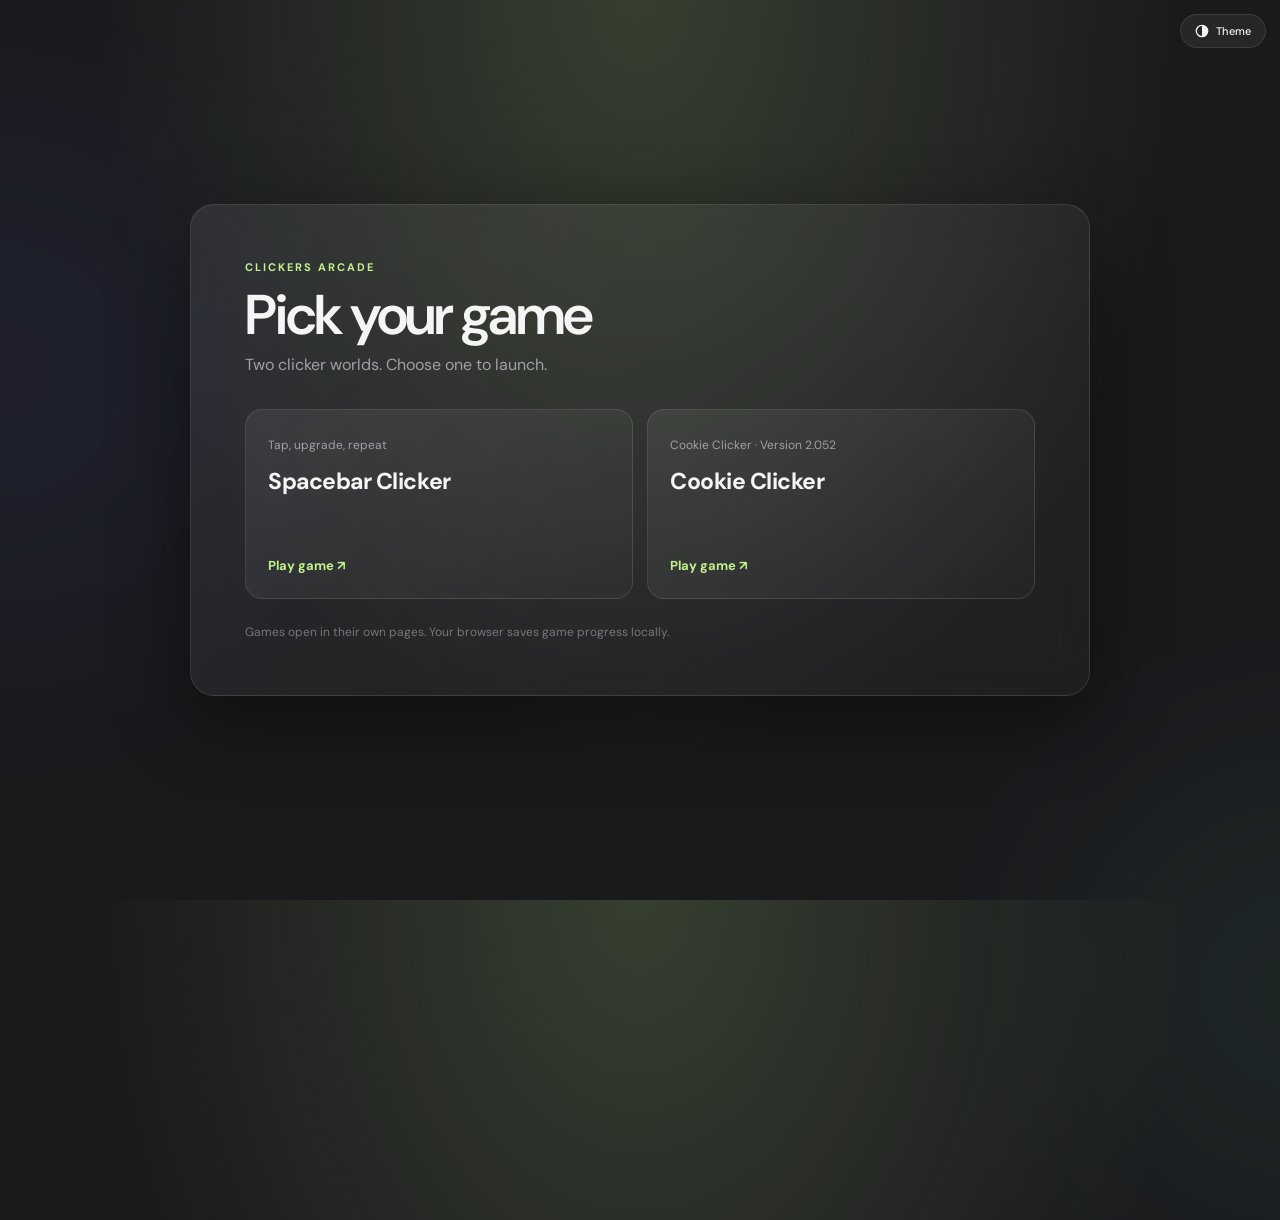
<file: index.html>
<!doctype html>
<html lang="en" data-theme="dark">
<head>
  <meta charset="utf-8">
  <meta name="viewport" content="width=device-width, initial-scale=1">
  <meta name="theme-color" id="theme-color" content="#1a1a1d">
  <link rel="icon" href="data:image/svg+xml,%3Csvg xmlns=%27http://www.w3.org/2000/svg%27 viewBox=%270 0 32 32%27%3E%3Crect width=%2732%27 height=%2732%27 rx=%278%27 fill=%27%231a1a1d%27/%3E%3Cpath d=%27M12 9l11 7-11 7z%27 fill=%27%23c2f28b%27/%3E%3C/svg%3E">
  <meta name="description" content="Choose a clicker game to play.">
  <title>Clickers Arcade</title>
  <script>
    try {
      var savedTheme = localStorage.getItem('theme');
      if (/^(void|dark|white|blue)$/.test(savedTheme)) document.documentElement.dataset.theme = savedTheme;
    } catch (error) {}
  </script>
  <link rel="preconnect" href="https://fonts.googleapis.com">
  <link rel="preconnect" href="https://fonts.gstatic.com" crossorigin>
  <link href="https://fonts.googleapis.com/css2?family=DM+Sans:wght@400;500;600;700&display=swap" rel="stylesheet">
  <link rel="stylesheet" href="themes.css">
  <style>
    body { display: grid; place-items: center; padding: 24px; background: var(--glow, var(--bg)), var(--bg); }
    main {
      position: relative;
      z-index: 1;
      width: min(900px, 100%);
      padding: clamp(24px, 6vw, 54px);
      border: 1px solid var(--line);
      border-radius: 24px;
      background: var(--card);
      box-shadow: var(--shadow);
      backdrop-filter: blur(18px);
      -webkit-backdrop-filter: blur(18px);
    }
    [data-theme="void"] main { backdrop-filter: none; -webkit-backdrop-filter: none; }
    .eyebrow {
      font-size: 11px;
      font-weight: 700;
      letter-spacing: .18em;
      text-transform: uppercase;
      color: var(--accent);
    }
    h1 {
      margin: 10px 0 8px;
      font: 600 clamp(34px, 7vw, 56px)/1.05 var(--display);
      letter-spacing: -.04em;
      color: var(--ink);
    }
    .intro { margin: 0; color: var(--muted); }
    .games {
      display: grid;
      grid-template-columns: repeat(auto-fit, minmax(min(100%, 260px), 1fr));
      gap: 14px;
      margin-top: 32px;
    }
    .game {
      display: flex;
      min-height: 190px;
      flex-direction: column;
      align-items: flex-start;
      justify-content: space-between;
      padding: 22px;
      border: 1px solid var(--line);
      border-radius: 17px;
      background: var(--card);
      color: var(--ink);
      text-decoration: none;
      transition: transform .18s, border-color .18s, background .18s;
    }
    .game:hover, .game:focus-visible {
      transform: translateY(-3px);
      border-color: rgba(var(--ac), .36);
      background: var(--card-hover);
      outline: none;
    }
    [data-theme="white"] .game { box-shadow: 0 1px 3px rgba(0,0,0,.06); }
    [data-theme="white"] .game:hover { box-shadow: 0 8px 24px rgba(0,0,0,.10); }
    .game small { color: var(--muted); font-size: 12px; }
    .game strong { display: block; margin-top: 8px; font-size: 23px; letter-spacing: -.02em; }
    .launch { color: var(--accent); font-size: 13px; font-weight: 700; }
    footer { margin-top: 24px; color: var(--faint); font-size: 12px; }
  </style>
</head>
<body>
  <div class="ambient ambient-one"></div><div class="ambient ambient-two"></div>

  <div class="theme-picker floating">
    <button class="theme-btn" id="theme-btn" type="button" aria-haspopup="true" aria-expanded="false" aria-controls="theme-menu">
      <svg width="14" height="14" viewBox="0 0 16 16" aria-hidden="true"><circle cx="8" cy="8" r="6.5" fill="none" stroke="currentColor" stroke-width="1.5"/><path d="M8 1.5a6.5 6.5 0 0 1 0 13z" fill="currentColor"/></svg>
      <span class="theme-label">Theme</span>
    </button>
    <div class="theme-menu" id="theme-menu" role="menu" aria-label="Choose a theme" hidden>
      <button class="theme-opt" role="menuitemradio" data-t="void" aria-checked="false"><span class="swatch sw-void"></span>The Void<span class="check">✓</span></button>
      <button class="theme-opt" role="menuitemradio" data-t="dark" aria-checked="true"><span class="swatch sw-dark"></span>Dark<span class="check">✓</span></button>
      <button class="theme-opt" role="menuitemradio" data-t="white" aria-checked="false"><span class="swatch sw-white"></span>White<span class="check">✓</span></button>
      <button class="theme-opt" role="menuitemradio" data-t="blue" aria-checked="false"><span class="swatch sw-blue"></span>Dark Blue<span class="check">✓</span></button>
    </div>
  </div>

  <main>
    <div class="eyebrow">Clickers Arcade</div>
    <h1>Pick your game</h1>
    <p class="intro">Two clicker worlds. Choose one to launch.</p>
    <nav class="games" aria-label="Clicker games">
      <a class="game" href="./spacebar/">
        <span><small>Tap, upgrade, repeat</small><strong>Spacebar Clicker</strong></span>
        <span class="launch">Play game ↗</span>
      </a>
      <a class="game" href="./cookieclicker-2.052/">
        <span><small>Cookie Clicker · Version 2.052</small><strong>Cookie Clicker</strong></span>
        <span class="launch">Play game ↗</span>
      </a>
    </nav>
    <footer>Games open in their own pages. Your browser saves game progress locally.</footer>
  </main>
  <script src="themes.js"></script>
</body>
</html>
</file>
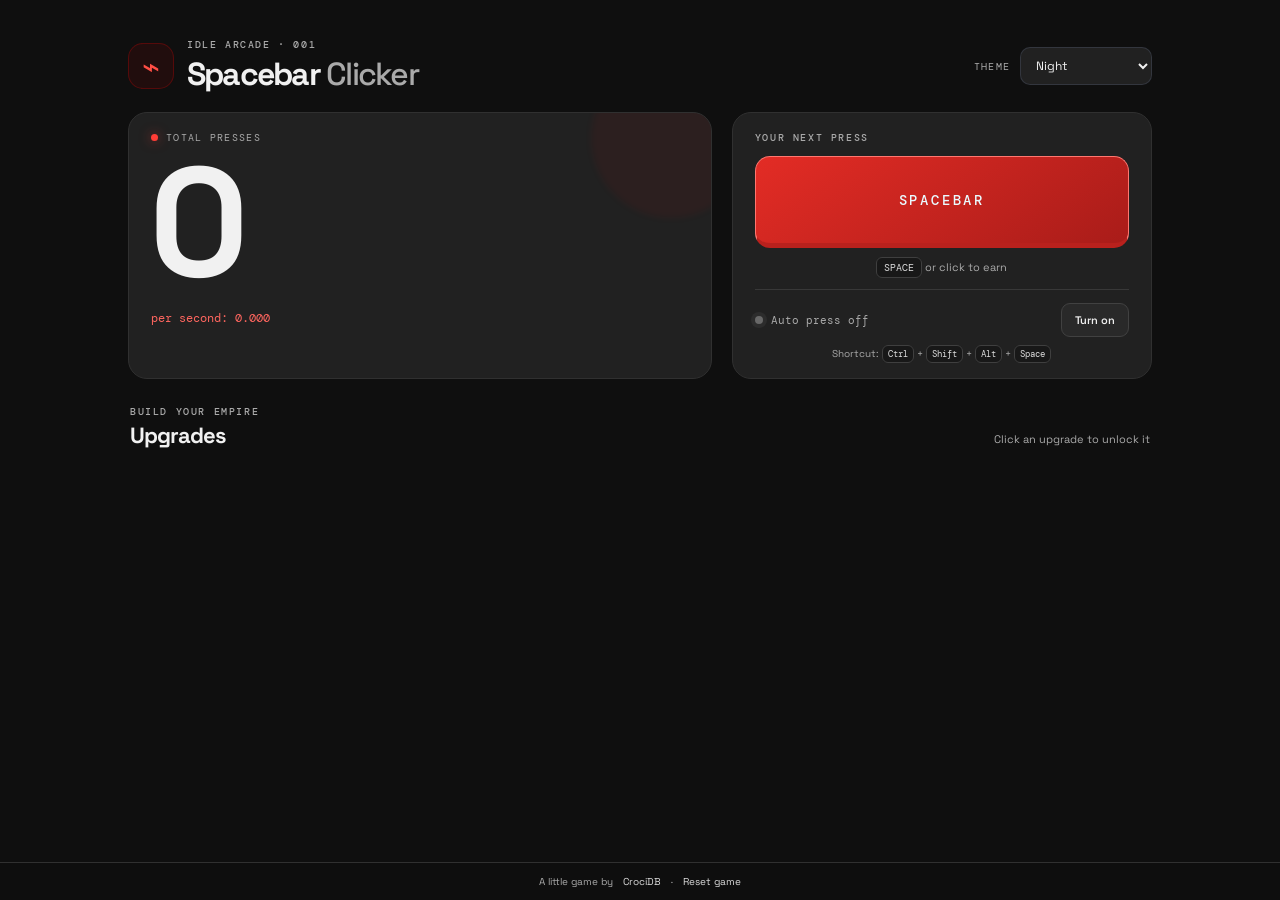
<file: spacebar/index.html>
<!doctype html>
<html lang="en">
  <head>
    <meta charset="UTF-8">
    <meta name="viewport" content="width=device-width, initial-scale=1">
    <meta name="theme-color" content="#0b1020">
    <meta name="description" content="Tap the spacebar, build your click empire, and unlock upgrades.">
    <title>Spacebar Clicker</title>
    <link rel="preconnect" href="https://fonts.googleapis.com">
    <link rel="preconnect" href="https://fonts.gstatic.com" crossorigin>
    <link href="https://fonts.googleapis.com/css2?family=DM+Mono:wght@400;500&family=Space+Grotesk:wght@400;500;600;700&display=swap" rel="stylesheet">
    <link rel="stylesheet" href="styles/style.css">
  </head>
  <body>
    <main id="game" aria-label="Spacebar Clicker game">
      <header id="header">
        <div class="brand">
          <span class="brand-mark" aria-hidden="true">⌁</span>
          <div>
            <p class="eyebrow">IDLE ARCADE · 001</p>
            <h1>Spacebar <span>Clicker</span></h1>
          </div>
        </div>

        <label class="theme-picker" for="theme-select">
          <span>THEME</span>
          <select id="theme-select" aria-label="Choose a color theme">
            <option value="pure-black">Pure Black</option>
            <option value="original">Original</option>
            <option value="night">Night</option>
            <option value="white">White</option>
          </select>
        </label>

        <section class="score-panel" aria-label="Current score">
          <div class="score-label"><span class="status-dot" aria-hidden="true"></span> TOTAL PRESSES</div>
          <div id="counter"><span>0</span></div>
          <div id="per_second">per second: 0</div>
        </section>

        <section class="press-panel" aria-label="Click or press the space key">
          <p class="eyebrow">YOUR NEXT PRESS</p>
          <div class="sbc">
            <div id="sb" class="sbs sb1" role="button" tabindex="0" aria-label="Press the spacebar to earn presses">SPACEBAR</div>
          </div>
          <p class="key-hint"><kbd>SPACE</kbd> or click to earn</p>
          <div class="auto-control">
            <div id="auto-indicator" class="auto-indicator" role="status" aria-live="polite" aria-atomic="true">
              <span class="auto-dot" aria-hidden="true"></span>
              <span id="auto-status">Auto press off</span>
            </div>
            <button id="auto-toggle" class="auto-toggle" type="button" aria-pressed="false" aria-keyshortcuts="Control+Shift+Alt+Space">Turn on</button>
          </div>
          <p class="auto-hint">Shortcut: <kbd>Ctrl</kbd> + <kbd>Shift</kbd> + <kbd>Alt</kbd> + <kbd>Space</kbd></p>
        </section>
      </header>

      <section class="upgrade-section" aria-label="Available upgrades">
        <div class="section-heading">
          <div>
            <p class="eyebrow">BUILD YOUR EMPIRE</p>
            <h2>Upgrades</h2>
          </div>
          <span class="section-note">Click an upgrade to unlock it</span>
        </div>
        <ul id="items">
          <li id="it" class="item">
            <span class="ilvl">%4</span>
            <h3 class="ititle">%1</h3>
            <span class="idesc">%2</span>
            <div class="cost"><span class="spacebar" aria-hidden="true"></span><span class="icost">%3</span></div>
          </li>
        </ul>
      </section>
    </main>

    <footer id="footer">A little game by <a href="https://bruno.croci.me/" target="_blank" rel="noopener noreferrer">CrociDB</a><span aria-hidden="true">·</span><a href="#" onclick="game.resetGameSure(); return false;">Reset game</a></footer>

    <script src="src/jsfxr.js"></script>
    <script src="src/utils.js"></script>
    <script src="src/data.js"></script>
    <script src="src/particle.js"></script>
    <script src="src/counter.js"></script>
    <script src="src/game.js"></script>
    <script src="src/main.js"></script>
  </body>
</html>
</file>
<file: themes.css>
/* Shared theme kit for kijnreyyca-bot.github.io sites.
   Same four themes as the homepage: Void, Dark, White, Dark Blue. */

@font-face {
  font-family: 'SF Pro Rounded';
  src: url('https://kijnreyyca-bot.github.io/homepage/SF-Pro-Rounded-Semibold.otf') format('opentype');
  font-weight: 600;
  font-style: normal;
  font-display: swap;
}

:root,
[data-theme="dark"] {
  color-scheme: dark;
  --fx: 255,255,255;
  --ac: 194,242,139;
  --bg: #1a1a1d;
  --panel: #242427;
  --panel-2: #2b2b30;
  --ink: #f5f5f5;
  --ink-2: #c9c9ce;
  --muted: #a0a0a8;
  --faint: #76767e;
  --accent: #c2f28b;
  --on-accent: #172015;
  --danger: #ff8888;
  --line: rgba(var(--fx),.10);
  --line-strong: rgba(var(--fx),.18);
  --glass: rgba(var(--fx),.045);
  --card: linear-gradient(145deg,rgba(var(--fx),.075),rgba(var(--fx),.023));
  --card-hover: linear-gradient(145deg,rgba(var(--fx),.095),rgba(var(--fx),.035));
  --ambient: .10;
  --shadow: 0 24px 80px rgba(0,0,0,.45);
  --glow: radial-gradient(ellipse at 50% 0, rgba(var(--ac), calc(var(--ambient) * 1.7)), transparent 60%);
  --font: 'DM Sans',ui-sans-serif,system-ui,-apple-system,'Segoe UI',sans-serif;
  --display: 'SF Pro Rounded','DM Sans',ui-sans-serif,system-ui,sans-serif;
}

[data-theme="void"] {
  color-scheme: dark;
  --fx: 255,255,255;
  --ac: 255,255,255;
  --bg: #000;
  --panel: #000;
  --panel-2: #0a0a0a;
  --ink: #fff;
  --ink-2: #fff;
  --muted: #b8b8b8;
  --faint: #808080;
  --accent: #fff;
  --on-accent: #000;
  --card: #00000000;
  --card-hover: #00000000;
  --glass: #00000000;
  --ambient: 0;
  --line: rgba(255,255,255,.14);
  --line-strong: rgba(255,255,255,.30);
  --shadow: 0 24px 80px rgba(0,0,0,.6);
}

[data-theme="white"] {
  color-scheme: light;
  --fx: 0,0,0;
  --ac: 47,122,20;
  --bg: #eceef1;
  --panel: #fff;
  --panel-2: #f6f7f9;
  --ink: #14161a;
  --ink-2: #373c46;
  --muted: #5b6270;
  --faint: #7b8290;
  --accent: #2f7a14;
  --on-accent: #fff;
  --card: linear-gradient(145deg,#fff,#f6f7f9);
  --card-hover: linear-gradient(145deg,#fff,#fff);
  --ambient: .10;
  --shadow: 0 24px 70px rgba(24,30,40,.16);
}

[data-theme="blue"] {
  color-scheme: dark;
  --fx: 140,185,255;
  --ac: 108,182,255;
  --bg: #0a1628;
  --panel: #0f2140;
  --panel-2: #13294c;
  --ink: #f2f6ff;
  --ink-2: #c4d1ec;
  --muted: #8fa4c8;
  --faint: #5f7399;
  --accent: #6cb6ff;
  --on-accent: #04182e;
  --card: linear-gradient(145deg,rgba(120,170,255,.10),rgba(120,170,255,.035));
  --card-hover: linear-gradient(145deg,rgba(120,170,255,.14),rgba(120,170,255,.05));
  --ambient: .22;
  --shadow: 0 24px 80px rgba(0,0,0,.5);
}

* { box-sizing: border-box; }
html { scroll-behavior: smooth; }

body {
  margin: 0;
  background: var(--bg);
  color: var(--ink);
  font: 16px/1.5 var(--font);
  min-height: 100vh;
  overflow-x: hidden;
  position: relative;
  transition: background .25s ease, color .25s ease;
}

::selection { background: rgba(var(--ac),.28); color: var(--ink); }
:focus-visible { outline: 2px solid var(--accent); outline-offset: 2px; }

.ambient {
  position: absolute;
  pointer-events: none;
  filter: blur(110px);
  opacity: var(--ambient);
  border-radius: 50%;
  z-index: 0;
}
.ambient-one { width: 520px; height: 520px; background: #4152ad; top: 110px; left: -260px; }
.ambient-two { width: 460px; height: 460px; background: #468e79; top: 760px; right: -250px; }
[data-theme="white"] .ambient-one { background: #8fb0ff; }
[data-theme="white"] .ambient-two { background: #9fe0c2; }
[data-theme="void"] .ambient { display: none; }

/* ---------- Theme picker ---------- */
.theme-picker { position: relative; }
.theme-picker.floating { position: fixed; top: 14px; right: 14px; z-index: 60; }
.theme-btn {
  display: inline-flex;
  align-items: center;
  gap: 7px;
  padding: 9px 14px;
  border: 1px solid var(--line);
  border-radius: 999px;
  background: rgba(var(--fx), .06);
  color: var(--ink);
  font: 500 11px var(--font);
  backdrop-filter: blur(12px);
  -webkit-backdrop-filter: blur(12px);
  cursor: pointer;
  transition: background .2s, border-color .2s;
}
.theme-btn:hover { background: var(--glass); border-color: rgba(var(--fx),.25); }
.theme-menu {
  position: absolute;
  right: 0;
  top: calc(100% + 8px);
  min-width: 178px;
  padding: 6px;
  display: flex;
  flex-direction: column;
  gap: 2px;
  background: var(--panel);
  border: 1px solid var(--line);
  border-radius: 12px;
  box-shadow: 0 14px 40px rgba(0,0,0,.35);
  z-index: 70;
}
[data-theme="white"] .theme-menu { box-shadow: 0 14px 40px rgba(0,0,0,.18); }
.theme-menu[hidden] { display: none; }
.theme-opt {
  display: flex;
  align-items: center;
  gap: 10px;
  width: 100%;
  padding: 8px 10px;
  border: 0;
  border-radius: 8px;
  background: transparent;
  color: var(--ink);
  font: 500 12px var(--font);
  text-align: left;
  cursor: pointer;
}
.theme-opt:hover { background: rgba(var(--fx),.07); }
.theme-opt[aria-checked="true"] { background: rgba(var(--ac),.12); }
.theme-opt .swatch {
  flex: none;
  width: 16px;
  height: 16px;
  border-radius: 50%;
  border: 1px solid rgba(128,128,128,.55);
}
.theme-opt .check { margin-left: auto; color: var(--accent); opacity: 0; }
.theme-opt[aria-checked="true"] .check { opacity: 1; }
.sw-void { background: #000; }
.sw-dark { background: #1a1a1d; }
.sw-white { background: #eceef1; }
.sw-blue { background: #0a1628; }

@media (max-width: 480px) {
  .theme-label { display: none; }
  .theme-btn { padding: 8px 10px; }
}

@media (prefers-reduced-motion: reduce) {
  html { scroll-behavior: auto; }
  * { transition: none !important; animation: none !important; }
}
</file>
<file: spacebar/styles/style.css>
:root {
  color-scheme: dark;
  font-family: "Space Grotesk", system-ui, sans-serif;
  color: #eef2ff;
  background: #0b1020;
  font-synthesis: none;
  text-rendering: optimizeLegibility;
  --muted: #98a3bc;
  --line: rgb(173 190 255 / 13%);
  --panel: rgb(19 27 48 / 86%);
  --cyan: #75e5f2;
  --violet: #a99aff;
}

* { box-sizing: border-box; }

html, body { width: 100%; height: 100%; }

body {
  margin: 0;
  overflow: hidden;
  user-select: none;
  background:
    radial-gradient(ellipse at 18% 0%, rgb(63 87 164 / 26%), transparent 38rem),
    radial-gradient(ellipse at 100% 24%, rgb(116 63 172 / 18%), transparent 34rem),
    #0b1020;
}

body::before {
  position: fixed;
  z-index: -1;
  inset: 0;
  background-image: radial-gradient(rgb(255 255 255 / 20%) .7px, transparent .7px);
  background-size: 24px 24px;
  opacity: .12;
  content: "";
  pointer-events: none;
}

.hide { display: none !important; }

#game {
  display: flex;
  width: min(1120px, 100%);
  height: 100dvh;
  flex-direction: column;
  margin: 0 auto;
  padding: clamp(18px, 3.2vw, 38px) clamp(16px, 4vw, 48px) 54px;
}

#header {
  display: grid;
  grid-template-columns: 1fr minmax(250px, .72fr);
  grid-template-areas: "brand theme" "score press";
  gap: 18px 20px;
  flex: 0 0 auto;
  padding-bottom: 22px;
}

.brand { grid-area: brand; display: flex; align-items: center; gap: 13px; }
.theme-picker { grid-area: theme; display: flex; align-items: center; justify-content: flex-end; gap: 10px; color: #8f9bb7; font: 10px "DM Mono", monospace; letter-spacing: .12em; }
.theme-picker select { min-width: 132px; padding: 9px 32px 9px 11px; border: 1px solid var(--line); border-radius: 10px; background: #131b30; color: #e8edfb; font: 12px "Space Grotesk", sans-serif; letter-spacing: 0; cursor: pointer; }
.theme-picker select:focus-visible { outline: 2px solid var(--cyan); outline-offset: 2px; }
.brand-mark {
  display: grid;
  width: 46px;
  height: 46px;
  place-items: center;
  border: 1px solid rgb(117 229 242 / 28%);
  border-radius: 15px;
  background: linear-gradient(145deg, rgb(117 229 242 / 15%), rgb(169 154 255 / 12%));
  color: var(--cyan);
  font-size: 30px;
  box-shadow: 0 0 28px rgb(117 229 242 / 10%);
}

.eyebrow {
  margin: 0;
  color: #9ea9c5;
  font-family: "DM Mono", monospace;
  font-size: 10px;
  font-weight: 500;
  letter-spacing: .16em;
  text-transform: uppercase;
}

h1 { margin: 3px 0 0; font-size: clamp(23px, 4vw, 32px); font-weight: 700; letter-spacing: -.055em; }
h1 span { color: #9da9c7; font-weight: 500; }

.score-panel, .press-panel {
  min-width: 0;
  border: 1px solid var(--line);
  border-radius: 19px;
  background: linear-gradient(145deg, rgb(25 35 60 / 92%), rgb(15 22 40 / 90%));
  box-shadow: 0 18px 60px rgb(0 0 0 / 18%), inset 0 1px rgb(255 255 255 / 3%);
}

.score-panel { grid-area: score; position: relative; padding: 18px 22px 16px; overflow: hidden; }
.score-panel::after { position: absolute; top: -55px; right: -40px; width: 160px; height: 160px; border-radius: 50%; background: rgb(117 229 242 / 7%); filter: blur(3px); content: ""; pointer-events: none; }
.score-label { display: flex; align-items: center; gap: 8px; color: #a7b2cc; font: 10px "DM Mono", monospace; letter-spacing: .13em; }
.status-dot { width: 7px; height: 7px; border-radius: 50%; background: var(--cyan); box-shadow: 0 0 12px var(--cyan); }

#counter {
  position: relative;
  z-index: 1;
  height: auto;
  color: #f4f6ff;
  font-size: clamp(48px, 9vw, 84px);
  font-weight: 700;
  line-height: 1.02;
  letter-spacing: -.075em;
  font-variant-numeric: tabular-nums;
  text-shadow: 0 0 34px rgb(117 229 242 / 11%);
}

#counter span { display: block; text-align: left; }
#per_second { margin-top: 8px; color: var(--cyan); font: 12px "DM Mono", monospace; }

.press-panel { grid-area: press; display: flex; flex-direction: column; justify-content: center; padding: 18px 22px; }
.sbc { margin-top: 12px; }
.sbs {
  display: grid;
  min-height: 92px;
  place-items: center;
  border-radius: 15px;
  color: #eafaff;
  font-family: "DM Mono", monospace;
  font-size: 14px;
  font-weight: 500;
  letter-spacing: .2em;
  text-align: center;
}

.sb1 {
  border: 1px solid rgb(136 212 255 / 52%);
  border-bottom: 5px solid #536dc3;
  background: linear-gradient(145deg, #477ad5, #7659be 70%, #8557bb);
  box-shadow: 0 10px 28px rgb(76 108 203 / 25%), inset 0 1px rgb(255 255 255 / 27%);
  cursor: pointer;
  transition: transform 90ms ease, filter 150ms ease, box-shadow 150ms ease;
}

.sb1:hover { filter: brightness(1.12); box-shadow: 0 14px 36px rgb(76 108 203 / 34%), inset 0 1px rgb(255 255 255 / 30%); }
.sb1:focus-visible { outline: 3px solid var(--cyan); outline-offset: 4px; }
.sb1:active, .sb_active { transform: translateY(3px) scale(.99); border-bottom-width: 2px; }
.key-hint { margin: 12px 0 0; color: var(--muted); font-size: 11px; text-align: center; }
kbd { padding: 3px 7px; border: 1px solid var(--line); border-radius: 6px; background: rgb(255 255 255 / 5%); color: #d6dcf1; font: 10px "DM Mono", monospace; }

.auto-control { display: flex; align-items: center; justify-content: space-between; gap: 12px; margin-top: 15px; padding-top: 13px; border-top: 1px solid var(--line); }
.auto-indicator { display: flex; align-items: center; gap: 8px; color: #8e9ab5; font: 11px "DM Mono", monospace; transition: color 150ms ease; }
.auto-dot { width: 8px; height: 8px; flex: 0 0 auto; border-radius: 50%; background: #63708c; box-shadow: 0 0 0 4px rgb(99 112 140 / 12%); transition: background 150ms ease, box-shadow 150ms ease; }
.auto-indicator.is-active { color: #aaf4ef; }
.auto-indicator.is-active .auto-dot { background: #6ff0c5; box-shadow: 0 0 0 4px rgb(111 240 197 / 13%), 0 0 15px rgb(111 240 197 / 70%); }
.auto-toggle { min-height: 34px; padding: 0 13px; border: 1px solid var(--line); border-radius: 9px; background: rgb(255 255 255 / 4%); color: #c3cbe0; font: 11px "Space Grotesk", sans-serif; font-weight: 600; cursor: pointer; transition: background 150ms ease, border-color 150ms ease, color 150ms ease; }
.auto-toggle:hover, .auto-toggle:focus-visible { border-color: rgb(117 229 242 / 50%); outline: none; }
.auto-toggle.is-active { border-color: rgb(111 240 197 / 40%); background: rgb(111 240 197 / 10%); color: #aaf4ef; }
.auto-hint { margin: 10px 0 0; color: #7f8ba7; font-size: 10px; text-align: center; }
.auto-hint kbd { padding: 2px 5px; font-size: 9px; }

.upgrade-section { display: flex; min-height: 0; flex: 1 1 auto; flex-direction: column; }
.section-heading { display: flex; align-items: end; justify-content: space-between; gap: 12px; padding: 4px 2px 12px; }
h2 { margin: 3px 0 0; font-size: 22px; letter-spacing: -.045em; }
.section-note { padding-bottom: 3px; color: var(--muted); font-size: 11px; }

#items {
  display: grid;
  min-height: 0;
  grid-template-columns: repeat(auto-fit, minmax(min(100%, 275px), 1fr));
  align-content: start;
  gap: 12px;
  margin: 0;
  padding: 2px 5px 20px 2px;
  overflow-y: auto;
  overscroll-behavior: contain;
  list-style: none;
  scrollbar-color: rgb(151 164 207 / 32%) transparent;
  scrollbar-width: thin;
}

.item {
  position: relative;
  display: flex;
  min-height: 158px;
  flex-direction: column;
  align-items: flex-start;
  margin: 0;
  padding: 17px 18px;
  overflow: hidden;
  border: 1px solid var(--line);
  border-radius: 15px;
  background: linear-gradient(145deg, rgb(21 29 49 / 89%), rgb(14 20 36 / 92%));
  color: #e8edfb;
  opacity: .48;
  transition: transform 160ms ease, opacity 160ms ease, border-color 160ms ease, background 160ms ease;
}

.item span { display: block; }
.ilvl { position: absolute; top: 13px; right: 15px; color: #aab5d0; font: 13px "DM Mono", monospace; }
._ilvl { display: inline !important; color: #7987a9; font-size: 10px; }
.ititle { max-width: calc(100% - 44px); margin: 0 0 7px; color: #dfe6fa; font-size: 16px; font-weight: 600; letter-spacing: -.025em; }
.idesc { color: #9ca8c2; font-size: 12px; line-height: 1.55; }
.idesc b { color: #d9dff2; font-weight: 600; }
.cost { display: flex; align-items: center; gap: 9px; margin-top: auto; padding-top: 14px; color: #b6c0d8; font: 12px "DM Mono", monospace; }
.spacebar { display: inline-block !important; width: 22px; height: 14px; padding: 0; border: 1px solid rgb(117 229 242 / 54%); border-bottom-width: 3px; border-radius: 4px; background: linear-gradient(180deg, #243954, #17263e); }
.icost { display: inline !important; color: #c1c9de; }

.item_buyable { border-color: rgb(117 229 242 / 36%); background: linear-gradient(145deg, rgb(28 47 70 / 95%), rgb(17 27 46 / 96%)); opacity: 1; cursor: pointer; }
.item_buyable:hover { transform: translateY(-2px); border-color: rgb(117 229 242 / 75%); background: linear-gradient(145deg, rgb(35 61 85 / 98%), rgb(20 31 53 / 98%)); }
.item_buyable:active { transform: translateY(0) scale(.99); }
.item_buyable .ititle { color: white; }
.item_buyable .ilvl { color: var(--cyan); }
.item_last_child { margin-bottom: 8px; }

#footer {
  position: fixed;
  z-index: 5;
  right: 0;
  bottom: 0;
  left: 0;
  display: flex;
  min-height: 38px;
  align-items: center;
  justify-content: center;
  gap: 10px;
  border-top: 1px solid var(--line);
  background: rgb(9 13 25 / 88%);
  color: #7985a1;
  font-size: 10px;
  backdrop-filter: blur(16px);
}

#footer a { color: #aeb9d4; text-decoration: none; transition: color 150ms ease; }
#footer a:hover, #footer a:focus-visible { color: var(--cyan); }

.particle { position: absolute; z-index: 10; width: auto; left: 0; right: 0; pointer-events: none; }
.score { z-index: 11; color: #b8f8ff; font-size: 16px; font-weight: 700; text-shadow: 0 2px 12px #0b1020; }
.spacebar_particle { position: absolute; z-index: 1; top: 0; left: 0; width: 5px; height: 15px; border-radius: 3px; pointer-events: none; }

@media (max-width: 620px) {
  #game { padding: 16px 14px 48px; }
  #header { grid-template-columns: 1fr; grid-template-areas: "brand" "theme" "score" "press"; gap: 11px; padding-bottom: 13px; }
  .theme-picker { flex-direction: row; align-items: center; gap: 8px; font-size: 9px; }
  .theme-picker select { min-width: 112px; padding: 7px 24px 7px 8px; font-size: 11px; }
  .score-panel { padding: 13px 17px; }
  #counter { font-size: clamp(42px, 14vw, 68px); }
  #per_second { margin-top: 5px; }
  .press-panel { padding: 13px 17px; }
  .sbc { margin-top: 8px; }
  .sbs { min-height: 62px; }
  .key-hint { margin-top: 8px; }
  .auto-control { margin-top: 10px; padding-top: 9px; }
  .auto-hint { margin-top: 7px; }
  .section-heading { align-items: center; padding-bottom: 8px; }
  h2 { font-size: 19px; }
  .section-note { max-width: 46%; font-size: 10px; text-align: right; }
  #items { grid-template-columns: 1fr; gap: 9px; }
  .item { min-height: 132px; padding: 14px 16px; }
}

@media (max-height: 700px) and (min-width: 621px) {
  #game { padding-top: 14px; }
  #header { gap: 10px 16px; padding-bottom: 10px; }
  .score-panel, .press-panel { padding-top: 12px; padding-bottom: 12px; }
  #counter { font-size: clamp(42px, 8vh, 62px); }
  .sbs { min-height: 64px; }
  .key-hint { margin-top: 7px; }
  .section-heading { padding-bottom: 7px; }
  .item { min-height: 128px; padding: 13px 15px; }
}

@media (prefers-reduced-motion: reduce) {
  *, *::before, *::after { scroll-behavior: auto !important; animation-duration: .01ms !important; animation-iteration-count: 1 !important; transition-duration: .01ms !important; }
}

/* Night follows YouTube's charcoal surfaces and red accent. */
body[data-theme="night"] {
  color: #f1f1f1;
  background: #0f0f0f;
}
body[data-theme="night"]::before { background-image: radial-gradient(#fff .6px, transparent .7px); opacity: .035; }
body[data-theme="night"] .brand-mark { border-color: rgb(255 0 0 / 24%); background: rgb(255 0 0 / 8%); color: #ff4e45; box-shadow: none; }
body[data-theme="night"] .eyebrow, body[data-theme="night"] .theme-picker { color: #aaa; }
body[data-theme="night"] .theme-picker select { background: #212121; color: #f1f1f1; }
body[data-theme="night"] h1 span { color: #aaa; }
body[data-theme="night"] .score-panel, body[data-theme="night"] .press-panel { border-color: #303030; background: #212121; box-shadow: none; }
body[data-theme="night"] .score-panel::after { background: rgb(255 0 0 / 5%); }
body[data-theme="night"] .score-label, body[data-theme="night"] .key-hint, body[data-theme="night"] .section-note { color: #aaa; }
body[data-theme="night"] .status-dot { background: #ff3d36; box-shadow: 0 0 12px rgb(255 61 54 / 55%); }
body[data-theme="night"] #counter { color: #f1f1f1; text-shadow: none; }
body[data-theme="night"] #per_second { color: #ff665f; }
body[data-theme="night"] .sb1 { border-color: #ff7770; border-bottom-color: #b9211d; background: linear-gradient(145deg, #e32c25, #a91c19); box-shadow: none; }
body[data-theme="night"] .sb1:focus-visible { outline-color: #ff4e45; }
body[data-theme="night"] kbd { border-color: #3f3f3f; background: #181818; color: #ddd; }
body[data-theme="night"] .auto-control { border-color: #383838; }
body[data-theme="night"] .auto-indicator { color: #aaa; }
body[data-theme="night"] .auto-dot { background: #686868; box-shadow: 0 0 0 4px rgb(255 255 255 / 5%); }
body[data-theme="night"] .auto-indicator.is-active { color: #b7f3d9; }
body[data-theme="night"] .auto-indicator.is-active .auto-dot { background: #4fdb9b; box-shadow: 0 0 0 4px rgb(79 219 155 / 10%), 0 0 12px rgb(79 219 155 / 50%); }
body[data-theme="night"] .auto-toggle { border-color: #414141; background: #292929; color: #eee; }
body[data-theme="night"] .auto-toggle:hover, body[data-theme="night"] .auto-toggle:focus-visible { border-color: #ff4e45; }
body[data-theme="night"] .auto-toggle.is-active { border-color: #398864; background: #183a2d; color: #b7f3d9; }
body[data-theme="night"] .auto-hint { color: #aaa; }
body[data-theme="night"] h2 { color: #f1f1f1; }
body[data-theme="night"] .item { border-color: #303030; background: #212121; color: #f1f1f1; }
body[data-theme="night"] .ititle, body[data-theme="night"] .idesc b { color: #f1f1f1; }
body[data-theme="night"] .idesc, body[data-theme="night"] .ilvl, body[data-theme="night"] .cost, body[data-theme="night"] .icost { color: #aaa; }
body[data-theme="night"] ._ilvl { color: #888; }
body[data-theme="night"] .item_buyable { border-color: #5b3837; background: #282020; }
body[data-theme="night"] .item_buyable:hover { border-color: #ff5c55; background: #302221; }
body[data-theme="night"] .item_buyable .ilvl { color: #ff6b64; }
body[data-theme="night"] .spacebar { border-color: #6c4543; background: linear-gradient(#45302f, #302323); }
body[data-theme="night"] #footer { border-color: #303030; background: rgb(15 15 15 / 92%); color: #aaa; }
body[data-theme="night"] #footer a { color: #ddd; }
body[data-theme="night"] #footer a:hover, body[data-theme="night"] #footer a:focus-visible { color: #ff625b; }
body[data-theme="night"] .score { color: #ffaaa5; }

/* Pure Black keeps the interface monochrome with subtle electric accents. */
body[data-theme="pure-black"] { color: #f4f4f5; background: #000; }
body[data-theme="pure-black"]::before { background-image: radial-gradient(#fff .6px, transparent .7px); opacity: .045; }
body[data-theme="pure-black"] .score-panel, body[data-theme="pure-black"] .press-panel { border-color: #292929; background: #0b0b0b; box-shadow: 0 18px 60px rgb(0 0 0 / 50%); }
body[data-theme="pure-black"] .theme-picker select { background: #111; color: #f4f4f5; }
body[data-theme="pure-black"] .item { border-color: #292929; background: #090909; color: #eee; }
body[data-theme="pure-black"] .item_buyable { border-color: #4e4e64; background: #101016; }
body[data-theme="pure-black"] .item_buyable:hover { border-color: #9b8bff; background: #161522; }
body[data-theme="pure-black"] .sb1 { background: linear-gradient(145deg, #312c52, #191722); border-color: #8e81db; border-bottom-color: #51478d; }
body[data-theme="pure-black"] #footer { background: rgb(0 0 0 / 94%); }

/* Original warm gray palette with a fine, low-contrast dot texture. */
body[data-theme="original"] { color: #332f25; background: #e7e7de; }
body[data-theme="original"]::before { background-image: radial-gradient(#d3d2c8 .8px, transparent .9px); background-size: 16px 16px; opacity: .9; }
body[data-theme="original"] .brand-mark { border-color: #c8c6b7; background: #f0f0e7; color: #625735; box-shadow: none; }
body[data-theme="original"] .eyebrow, body[data-theme="original"] .theme-picker, body[data-theme="original"] .section-note { color: #716d5d; }
body[data-theme="original"] h1 span { color: #716d5d; }
body[data-theme="original"] .theme-picker select { border-color: #c8c6b7; background: #f7f7ef; color: #332f25; }
body[data-theme="original"] .score-panel, body[data-theme="original"] .press-panel { border-color: #ceccbd; background: rgb(248 248 239 / 91%); box-shadow: 0 12px 38px rgb(73 65 40 / 9%); }
body[data-theme="original"] .score-panel::after { background: rgb(112 97 54 / 7%); }
body[data-theme="original"] .score-label, body[data-theme="original"] .key-hint { color: #716d5d; }
body[data-theme="original"] .status-dot { background: #788653; box-shadow: 0 0 10px rgb(120 134 83 / 42%); }
body[data-theme="original"] #counter { color: #383521; text-shadow: none; }
body[data-theme="original"] #per_second { color: #65723d; }
body[data-theme="original"] .sb1 { border-color: #625735; border-bottom-color: #483d21; background: linear-gradient(180deg, #f4f3e6, #d5d5c2); color: #483d21; box-shadow: 0 8px 18px rgb(73 65 40 / 10%); }
body[data-theme="original"] .sb1:hover { color: #2d291c; }
body[data-theme="original"] .sb1:focus-visible { outline-color: #625735; }
body[data-theme="original"] kbd { border-color: #ceccbd; background: #f7f7ef; color: #494532; }
body[data-theme="original"] .auto-control { border-color: #ceccbd; }
body[data-theme="original"] .auto-indicator { color: #716d5d; }
body[data-theme="original"] .auto-dot { background: #999583; box-shadow: 0 0 0 4px rgb(112 97 54 / 9%); }
body[data-theme="original"] .auto-indicator.is-active { color: #506330; }
body[data-theme="original"] .auto-indicator.is-active .auto-dot { background: #7a963b; box-shadow: 0 0 0 4px rgb(122 150 59 / 12%), 0 0 12px rgb(122 150 59 / 35%); }
body[data-theme="original"] .auto-toggle { border-color: #ceccbd; background: #f4f3e9; color: #494532; }
body[data-theme="original"] .auto-toggle:hover, body[data-theme="original"] .auto-toggle:focus-visible { border-color: #8a805f; }
body[data-theme="original"] .auto-toggle.is-active { border-color: #a8b18a; background: #edf1e2; color: #506330; }
body[data-theme="original"] .auto-hint { color: #716d5d; }
body[data-theme="original"] h2 { color: #383521; }
body[data-theme="original"] .item { border-color: #d0cebf; background: rgb(248 248 239 / 91%); color: #393729; }
body[data-theme="original"] .ititle, body[data-theme="original"] .idesc b { color: #383521; }
body[data-theme="original"] .idesc, body[data-theme="original"] .ilvl, body[data-theme="original"] .cost, body[data-theme="original"] .icost { color: #716d5d; }
body[data-theme="original"] ._ilvl { color: #898673; }
body[data-theme="original"] .item_buyable { border-color: #aeb18b; background: linear-gradient(145deg, #f8f9ec, #ecefdb); }
body[data-theme="original"] .item_buyable:hover { border-color: #858c5f; background: linear-gradient(145deg, #fbfbe9, #f0f1d6); }
body[data-theme="original"] .item_buyable .ilvl { color: #65723d; }
body[data-theme="original"] .spacebar { border-color: #625735; background: linear-gradient(180deg, #f5f4e8, #d3d2c2); }
body[data-theme="original"] #footer { border-color: #c9c7b8; background: rgb(231 231 222 / 94%); color: #716d5d; }
body[data-theme="original"] #footer a { color: #51482d; }
body[data-theme="original"] #footer a:hover, body[data-theme="original"] #footer a:focus-visible { color: #65723d; }
body[data-theme="original"] .score { color: #65723d; text-shadow: none; }

/* White matches the light YouTube palette. */
body[data-theme="white"] { color: #0f0f0f; background: #fff; }
body[data-theme="white"]::before { display: none; }
body[data-theme="white"] .brand-mark { border-color: #e5e5e5; background: #f7f7f7; color: #c00; box-shadow: none; }
body[data-theme="white"] .eyebrow, body[data-theme="white"] .theme-picker, body[data-theme="white"] .section-note { color: #606060; }
body[data-theme="white"] h1 span { color: #606060; }
body[data-theme="white"] .theme-picker select { border-color: #d3d3d3; background: #fff; color: #0f0f0f; }
body[data-theme="white"] .score-panel, body[data-theme="white"] .press-panel { border-color: #e5e5e5; background: #fff; box-shadow: 0 2px 12px rgb(0 0 0 / 5%); }
body[data-theme="white"] .score-panel::after { background: rgb(204 0 0 / 4%); }
body[data-theme="white"] .score-label, body[data-theme="white"] .key-hint { color: #606060; }
body[data-theme="white"] .status-dot { background: #c00; box-shadow: 0 0 10px rgb(204 0 0 / 28%); }
body[data-theme="white"] #counter { color: #0f0f0f; text-shadow: none; }
body[data-theme="white"] #per_second { color: #b00; }
body[data-theme="white"] .sb1 { border-color: #e34d4d; border-bottom-color: #a90000; background: linear-gradient(145deg, #e62117, #b5120d); color: #fff; box-shadow: 0 8px 18px rgb(204 0 0 / 16%); }
body[data-theme="white"] .sb1:focus-visible { outline-color: #c00; }
body[data-theme="white"] kbd { border-color: #dedede; background: #f7f7f7; color: #303030; }
body[data-theme="white"] .auto-control { border-color: #e5e5e5; }
body[data-theme="white"] .auto-indicator { color: #606060; }
body[data-theme="white"] .auto-dot { background: #aaa; box-shadow: 0 0 0 4px rgb(0 0 0 / 5%); }
body[data-theme="white"] .auto-indicator.is-active { color: #18794e; }
body[data-theme="white"] .auto-indicator.is-active .auto-dot { background: #23a66e; box-shadow: 0 0 0 4px rgb(35 166 110 / 10%), 0 0 12px rgb(35 166 110 / 35%); }
body[data-theme="white"] .auto-toggle { border-color: #d3d3d3; background: #f7f7f7; color: #0f0f0f; }
body[data-theme="white"] .auto-toggle:hover, body[data-theme="white"] .auto-toggle:focus-visible { border-color: #c00; }
body[data-theme="white"] .auto-toggle.is-active { border-color: #80c5a5; background: #edf8f2; color: #18794e; }
body[data-theme="white"] .auto-hint { color: #606060; }
body[data-theme="white"] h2 { color: #0f0f0f; }
body[data-theme="white"] .item { border-color: #e5e5e5; background: #fff; color: #0f0f0f; box-shadow: 0 1px 6px rgb(0 0 0 / 3%); }
body[data-theme="white"] .ititle, body[data-theme="white"] .idesc b { color: #0f0f0f; }
body[data-theme="white"] .idesc, body[data-theme="white"] .ilvl, body[data-theme="white"] .cost, body[data-theme="white"] .icost { color: #606060; }
body[data-theme="white"] ._ilvl { color: #777; }
body[data-theme="white"] .item_buyable { border-color: #e8b2b0; background: #fffafa; }
body[data-theme="white"] .item_buyable:hover { border-color: #c00; background: #fff5f4; }
body[data-theme="white"] .item_buyable .ilvl { color: #b00; }
body[data-theme="white"] .spacebar { border-color: #c77; background: linear-gradient(180deg, #fff, #f1e7e7); }
body[data-theme="white"] #footer { border-color: #e5e5e5; background: rgb(255 255 255 / 94%); color: #606060; }
body[data-theme="white"] #footer a { color: #303030; }
body[data-theme="white"] #footer a:hover, body[data-theme="white"] #footer a:focus-visible { color: #c00; }
body[data-theme="white"] .score { color: #c00; text-shadow: none; }
</file>
